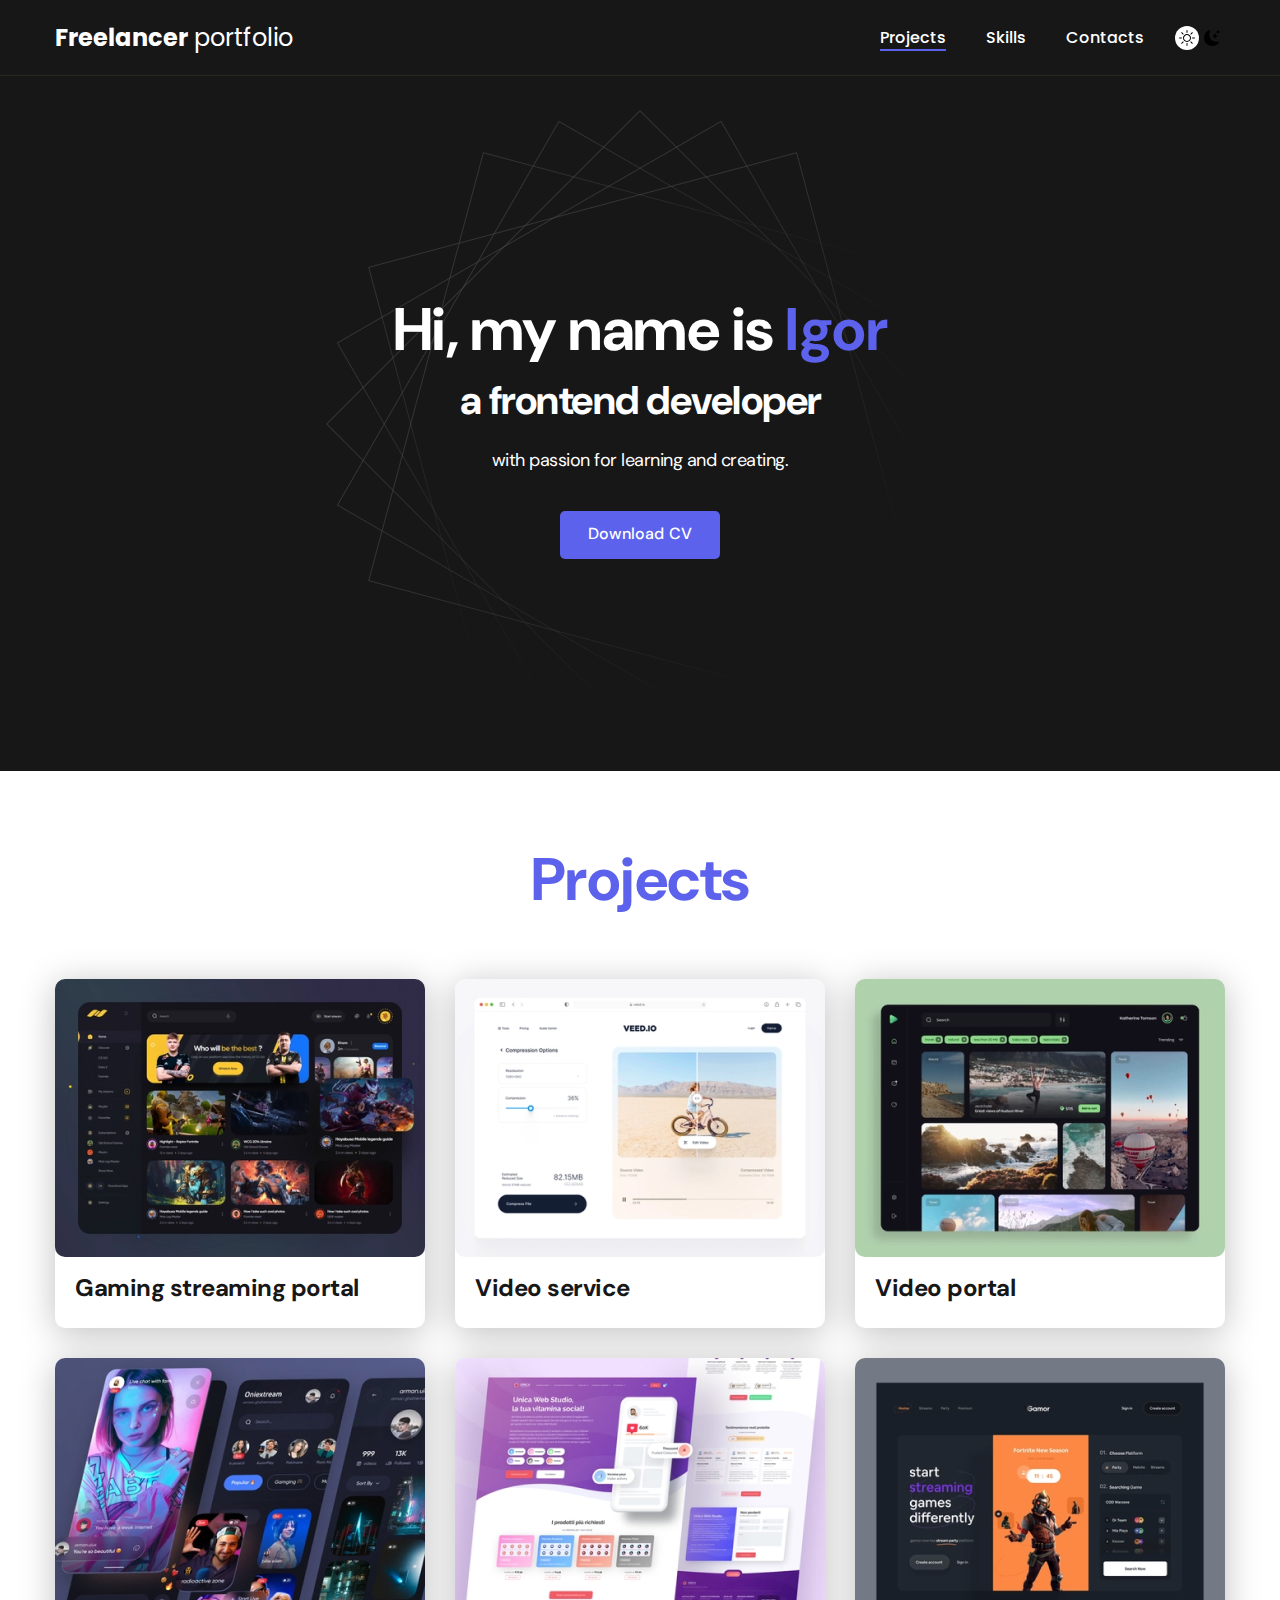
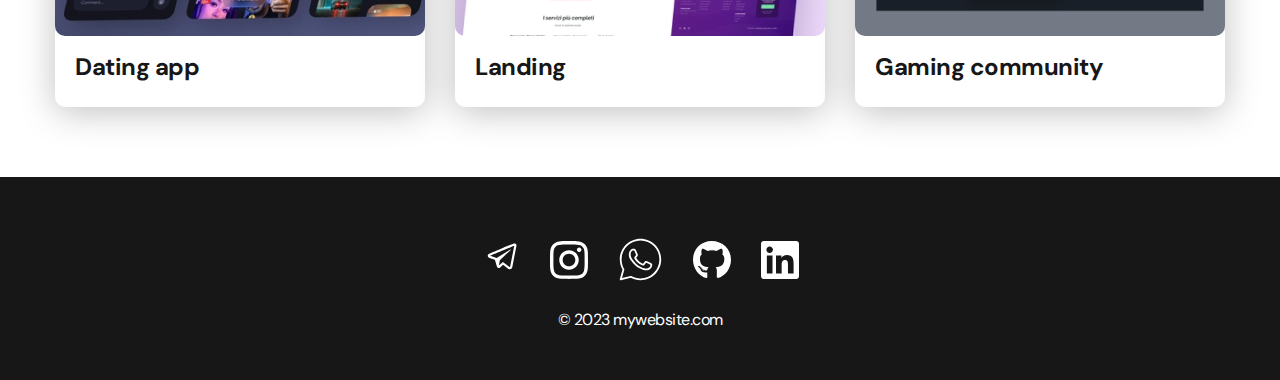
<file: index.html>
<!DOCTYPE html>
<html lang="en">
<head>
    <meta charset="UTF-8">
    <meta http-equiv="X-UA-Compatible" content="IE=edge">
    <meta name="viewport" content="width=device-width, initial-scale=1.0">
    <title>Freelancer Portfolio</title>
    <link rel="stylesheet" href="./css/main.css">
</head>
<body>
    <nav class="nav">
        <div class="container">
            <div class="nav-row">
                <a href="./index.html" class="logo">
                    <strong>Freelancer</strong> portfolio
                </a>

                <button class="dark-mode-btn">
                    <img src="./img/icons/sun.svg" alt="Light mode" class="dark-mode-btn__icon">
                    <img src="./img/icons/moon.svg" alt="Dark mode" class="dark-mode-btn__icon">
                </button>

                <ul class="nav-list">
                    <li class="nav-list__item">
                        <a class="nav-list__link nav-list__link--active" href="./index.html">Projects</a>
                    </li>
                    <li class="nav-list__item">
                        <a class="nav-list__link" href="./skills.html">Skills</a>
                    </li>
                    <li class="nav-list__item">
                        <a class="nav-list__link" href="./contacts.html">Contacts</a>
                    </li>
                </ul>

            </div>
        </div>
    </nav>
    <header class="header">
        <div class="header__wrapper">
            <h1 class="header__title">
                <strong>Hi, my name is <em>Igor</em></strong> 
                <br>a frontend developer
            </h1>
            <div class="header__text">
                <p>with passion for learning and creating.</p>
            </div>
            <a href="#!" class="btn">
                Download CV
            </a>
        </div>
    </header>
    <main class="section">
        <div class="container">
            <h2 class="title-1">Projects</h2>
            <ul class="projects">
                <li class="project">
                    <a href="./project-page1.html">
                        <img src="./img/projects/project1.jpg" alt="projectimage" class="project__img">
                        <h3 class="project__title">Gaming streaming portal</h3>
                    </a>
                </li>
                <li class="project">
                    <a href="./project-page2.html">
                        <img src="./img/projects/project2.jpg" alt="projectimage" class="project__img">
                        <h3 class="project__title">Video service</h3>
                    </a>
                </li>
                <li class="project">
                    <a href="./project-page3.html">
                        <img src="./img/projects/project3.jpg" alt="projectimage" class="project__img">
                        <h3 class="project__title">Video portal</h3>
                    </a>
                </li>
                <li class="project">
                    <a href="./project-page4.html">
                        <img src="./img/projects/project4.jpg" alt="projectimage" class="project__img">
                        <h3 class="project__title">Dating app</h3>
                    </a>

                </li>
                <li class="project">
                    <a href="./project-page5.html">
                        <img src="./img/projects/project5.jpg" alt="projectimage" class="project__img">
                        <h3 class="project__title">Landing</h3>
                    </a>
                </li>
                <li class="project">
                    <a href="./project-page6.html">
                        <img src="./img/projects/project6.jpg" alt="projectimage" class="project__img">
                        <h3 class="project__title">Gaming community</h3>
                    </a>

                </li>
            </ul>
        </div>
    </main>
    <footer class="footer">
        <div class="container">
            <div class="footer__wrapper">
                <ul class="social">
                    <li class="social__item">
                        <a href="https://t.me/xXx_oOo_XxX_OoO"><img src="./img/icons/telegram.svg" alt="link"></a>
                    </li>
                    <li class="social__item">
                        <a href="https://instagram.com/ihol_holinko?igshid=NTc4MTIwNjQ2YQ=="><img src="./img/icons/instagram.svg" alt="link"></a>
                    </li>
                    <li class="social__item">
                        <a href="https://wa.me/491605716503"><img src="./img/icons/whatsapp.svg" alt="link"></a>
                    </li>
                    <li class="social__item">
                        <a href="http://github.com/IhorHolinko"><img src="./img/icons/gitHub.svg" alt="link"></a>
                    </li>
                    <li class="social__item">
                        <a href="http://linkedin.com/in/igor-golinko-aa3759257"><img src="./img/icons/linkedIn.svg" alt="link"></a>
                    </li>
                </ul>
                <div class="copyright">
                    <p>© 2023 mywebsite.com</p>
                </div>
            </div>
        </div>
    </footer>

    <script src="./js/main.js"></script>
</body>
</html>
</file>
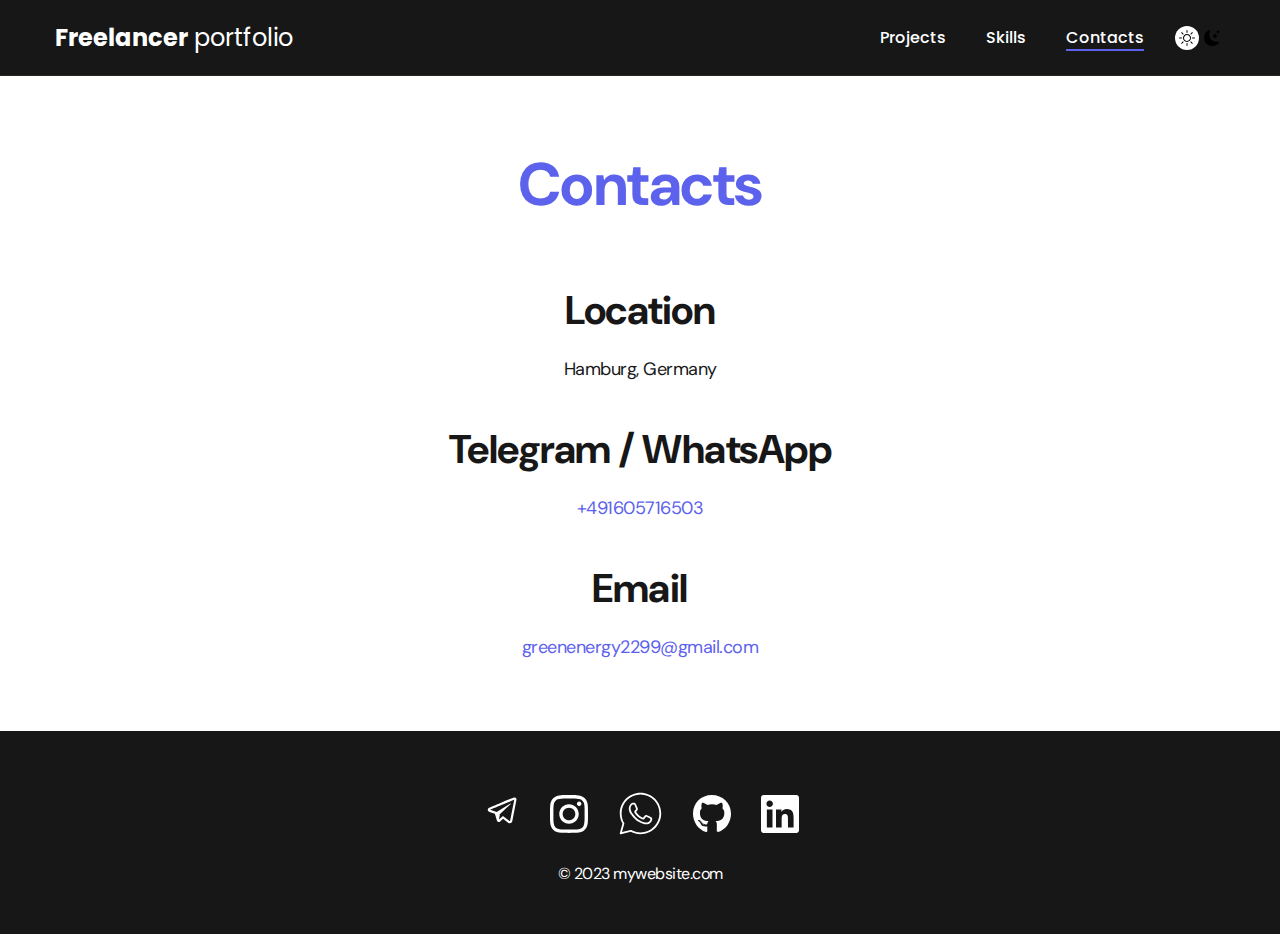
<file: contacts.html>
<!DOCTYPE html>
<html lang="en">
<head>
    <meta charset="UTF-8">
    <meta http-equiv="X-UA-Compatible" content="IE=edge">
    <meta name="viewport" content="width=device-width, initial-scale=1.0">
    <title>Freelancer Portfolio</title>
    <link rel="stylesheet" href="./css/main.css">
</head>
<body>
    <nav class="nav">
        <div class="container">
            <div class="nav-row">
                <a href="./index.html" class="logo">
                    <strong>Freelancer</strong> portfolio
                </a>
                <button class="dark-mode-btn">
                    <img src="./img/icons/sun.svg" alt="Light mode" class="dark-mode-btn__icon">
                    <img src="./img/icons/moon.svg" alt="Dark mode" class="dark-mode-btn__icon">
                </button>
                <ul class="nav-list">
                    <li class="nav-list__item">
                        <a class="nav-list__link" href="./index.html">Projects</a>
                    </li>
                    <li class="nav-list__item">
                        <a class="nav-list__link" href="./skills.html">Skills</a>
                    </li>
                    <li class="nav-list__item">
                        <a class="nav-list__link nav-list__link--active" href="./contacts.html">Contacts</a>
                    </li>
                </ul>

            </div>
        </div>
    </nav>
    <main class="section">
        <div class="container">
            <h1 class="title-1">Contacts</h1>
            <ul class="content-list">
                <li class="content-list__item">
                    <h2 class="title-2">Location</h2>
                    <p>Hamburg, Germany
                    </p>
                </li>
                <li class="content-list__item">
                    <h2 class="title-2">Telegram / WhatsApp</h2>
                    <p> <a href="tel:+491605716503">+491605716503</a></p>   
                </li>
                <li class="content-list__item">
                    
                    <h2 class="title-2">Email</h2>
                    <p> <a href="mailto:greenenergy2299@gmail.com">greenenergy2299@gmail.com</a></p>   
                </li>
            </ul>
        </div>
    </main>
    <footer class="footer">
        <div class="container">
            <div class="footer__wrapper">
                <ul class="social">
                    <li class="social__item">
                        <a href="https://t.me/xXx_oOo_XxX_OoO"><img src="./img/icons/telegram.svg" alt="link"></a>
                    </li>
                    <li class="social__item">
                        <a href="https://instagram.com/ihol_holinko?igshid=NTc4MTIwNjQ2YQ=="><img src="./img/icons/instagram.svg" alt="link"></a>
                    </li>
                    <li class="social__item">
                        <a href="https://wa.me/491605716503"><img src="./img/icons/whatsapp.svg" alt="link"></a>
                    </li>
                    <li class="social__item">
                        <a href="http://github.com/IhorHolinko"><img src="./img/icons/gitHub.svg" alt="link"></a>
                    </li>
                    <li class="social__item">
                        <a href="http://linkedin.com/in/igor-golinko-aa3759257"><img src="./img/icons/linkedIn.svg" alt="link"></a>
                    </li>
                </ul>
                <div class="copyright">
                    <p>© 2023 mywebsite.com</p>
                </div>
            </div>
        </div>
    </footer>
    <script src="./js/main.js"></script>
</body>
</html>
</file>
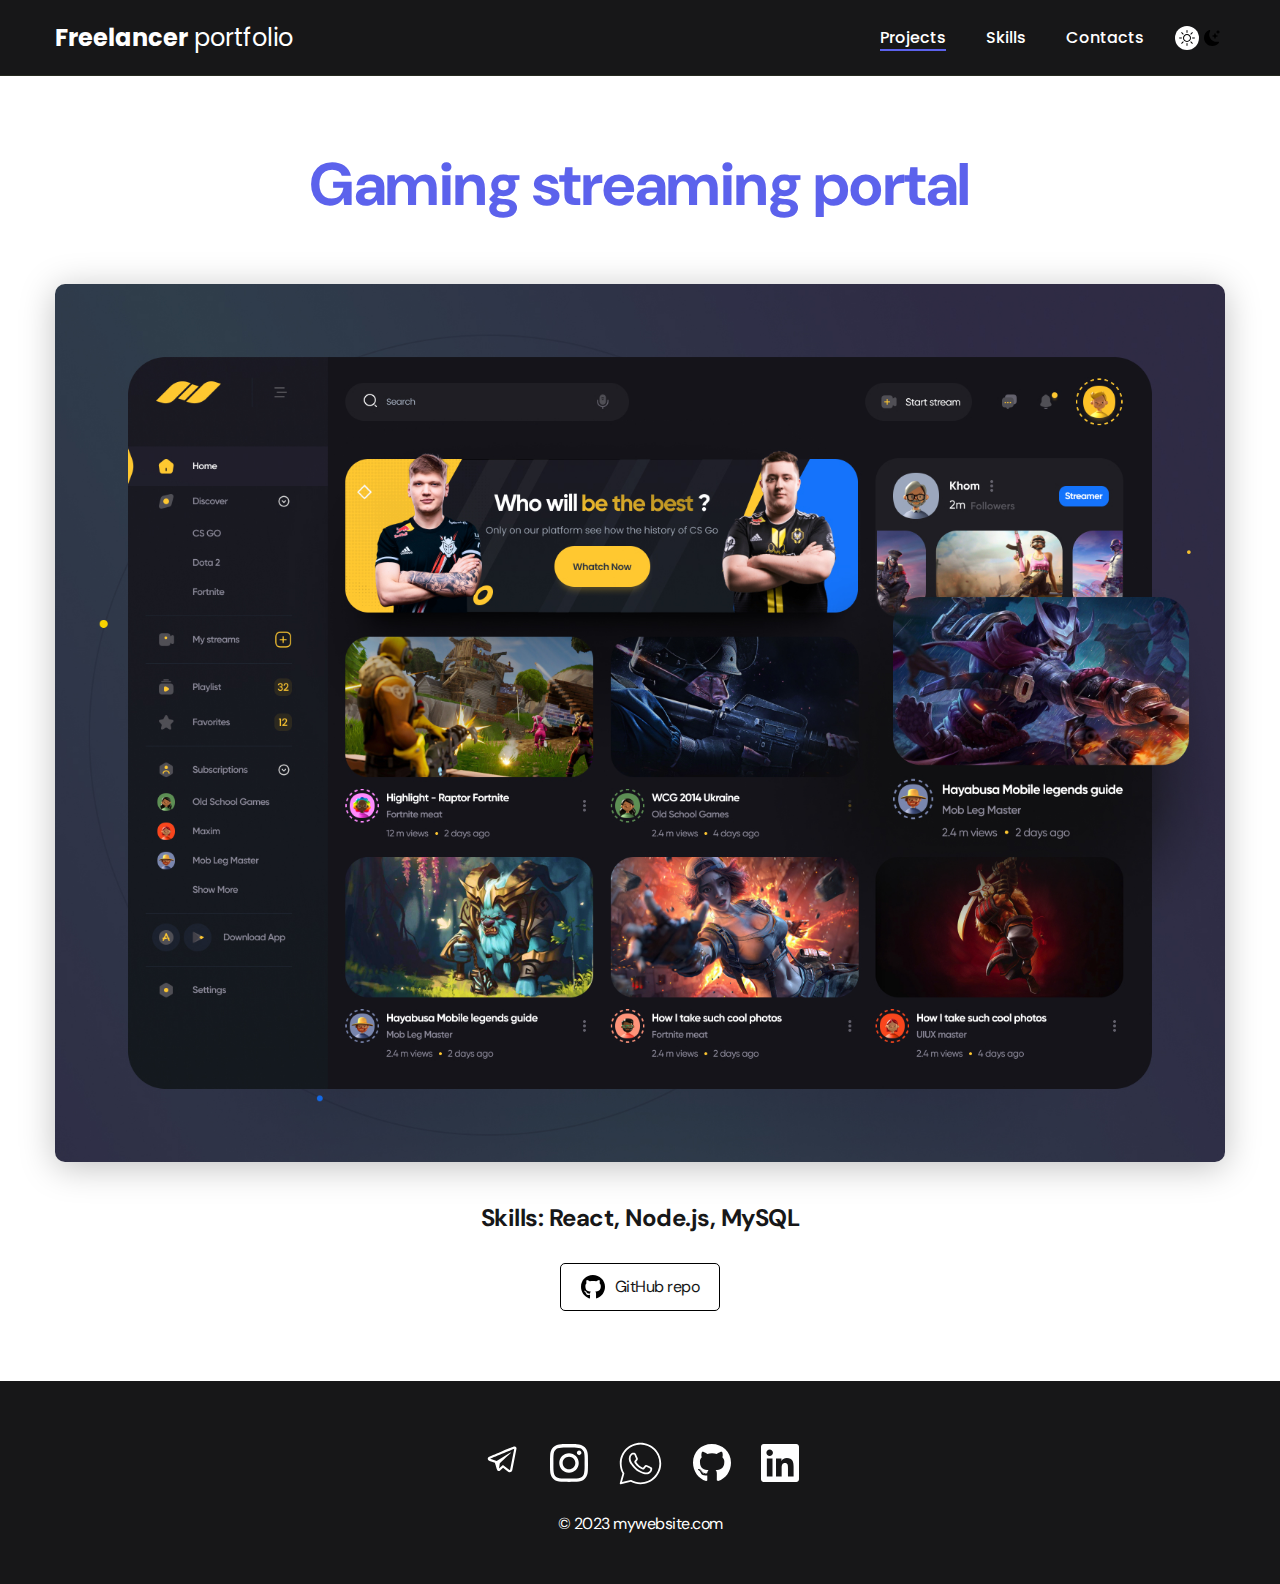
<file: project-page1.html>
<!DOCTYPE html>
<html lang="en">
<head>
    <meta charset="UTF-8">
    <meta http-equiv="X-UA-Compatible" content="IE=edge">
    <meta name="viewport" content="width=device-width, initial-scale=1.0">
    <title>Freelancer Portfolio</title>
    <link rel="stylesheet" href="./css/main.css">
</head>
<body>
    <nav class="nav">
        <div class="container">
            <div class="nav-row">
                <a href="./index.html" class="logo">
                    <strong>Freelancer</strong> portfolio
                </a>
                <button class="dark-mode-btn">
                    <img src="./img/icons/sun.svg" alt="Light mode" class="dark-mode-btn__icon">
                    <img src="./img/icons/moon.svg" alt="Dark mode" class="dark-mode-btn__icon">
                </button>
                <ul class="nav-list">
                    <li class="nav-list__item">
                        <a class="nav-list__link nav-list__link--active" href="./index.html">Projects</a>
                    </li>
                    <li class="nav-list__item">
                        <a class="nav-list__link" href="./skills.html">Skills</a>
                    </li>
                    <li class="nav-list__item">
                        <a class="nav-list__link" href="./contacts.html">Contacts</a>
                    </li>
                </ul>

            </div>
        </div>
    </nav>
    <main class="section">
        <div class="container">
            <div class="project-details">
                <h1 class="title-1">Gaming streaming portal</h1>
                <img src="./img/projects/01-big.jpg" alt="project" class="project-details__cover">
                <div class="project-details__descr">
                    Skills: React, Node.js, MySQL
                </div>
                <a href="http://github.com/IhorHolinko" class="btn-outline">
                    <img src="./img/icons/gitHubDark.svg" alt="gitHub">
                    GitHub repo
                </a>
            </div>  
        </div>
    </main>
    <footer class="footer">
        <div class="container">
            <div class="footer__wrapper">
                <ul class="social">
                    <li class="social__item">
                        <a href="https://t.me/xXx_oOo_XxX_OoO"><img src="./img/icons/telegram.svg" alt="link"></a>
                    </li>
                    <li class="social__item">
                        <a href="https://instagram.com/ihol_holinko?igshid=NTc4MTIwNjQ2YQ=="><img src="./img/icons/instagram.svg" alt="link"></a>
                    </li>
                    <li class="social__item">
                        <a href="https://wa.me/491605716503"><img src="./img/icons/whatsapp.svg" alt="link"></a>
                    </li>
                    <li class="social__item">
                        <a href="http://github.com/IhorHolinko"><img src="./img/icons/gitHub.svg" alt="link"></a>
                    </li>
                    <li class="social__item">
                        <a href="http://linkedin.com/in/igor-golinko-aa3759257"><img src="./img/icons/linkedIn.svg" alt="link"></a>
                    </li>
                </ul>
                <div class="copyright">
                    <p>© 2023 mywebsite.com</p>
                </div>
            </div>
        </div>
    </footer>
    <script src="./js/main.js"></script>
</body>
</html>
</file>
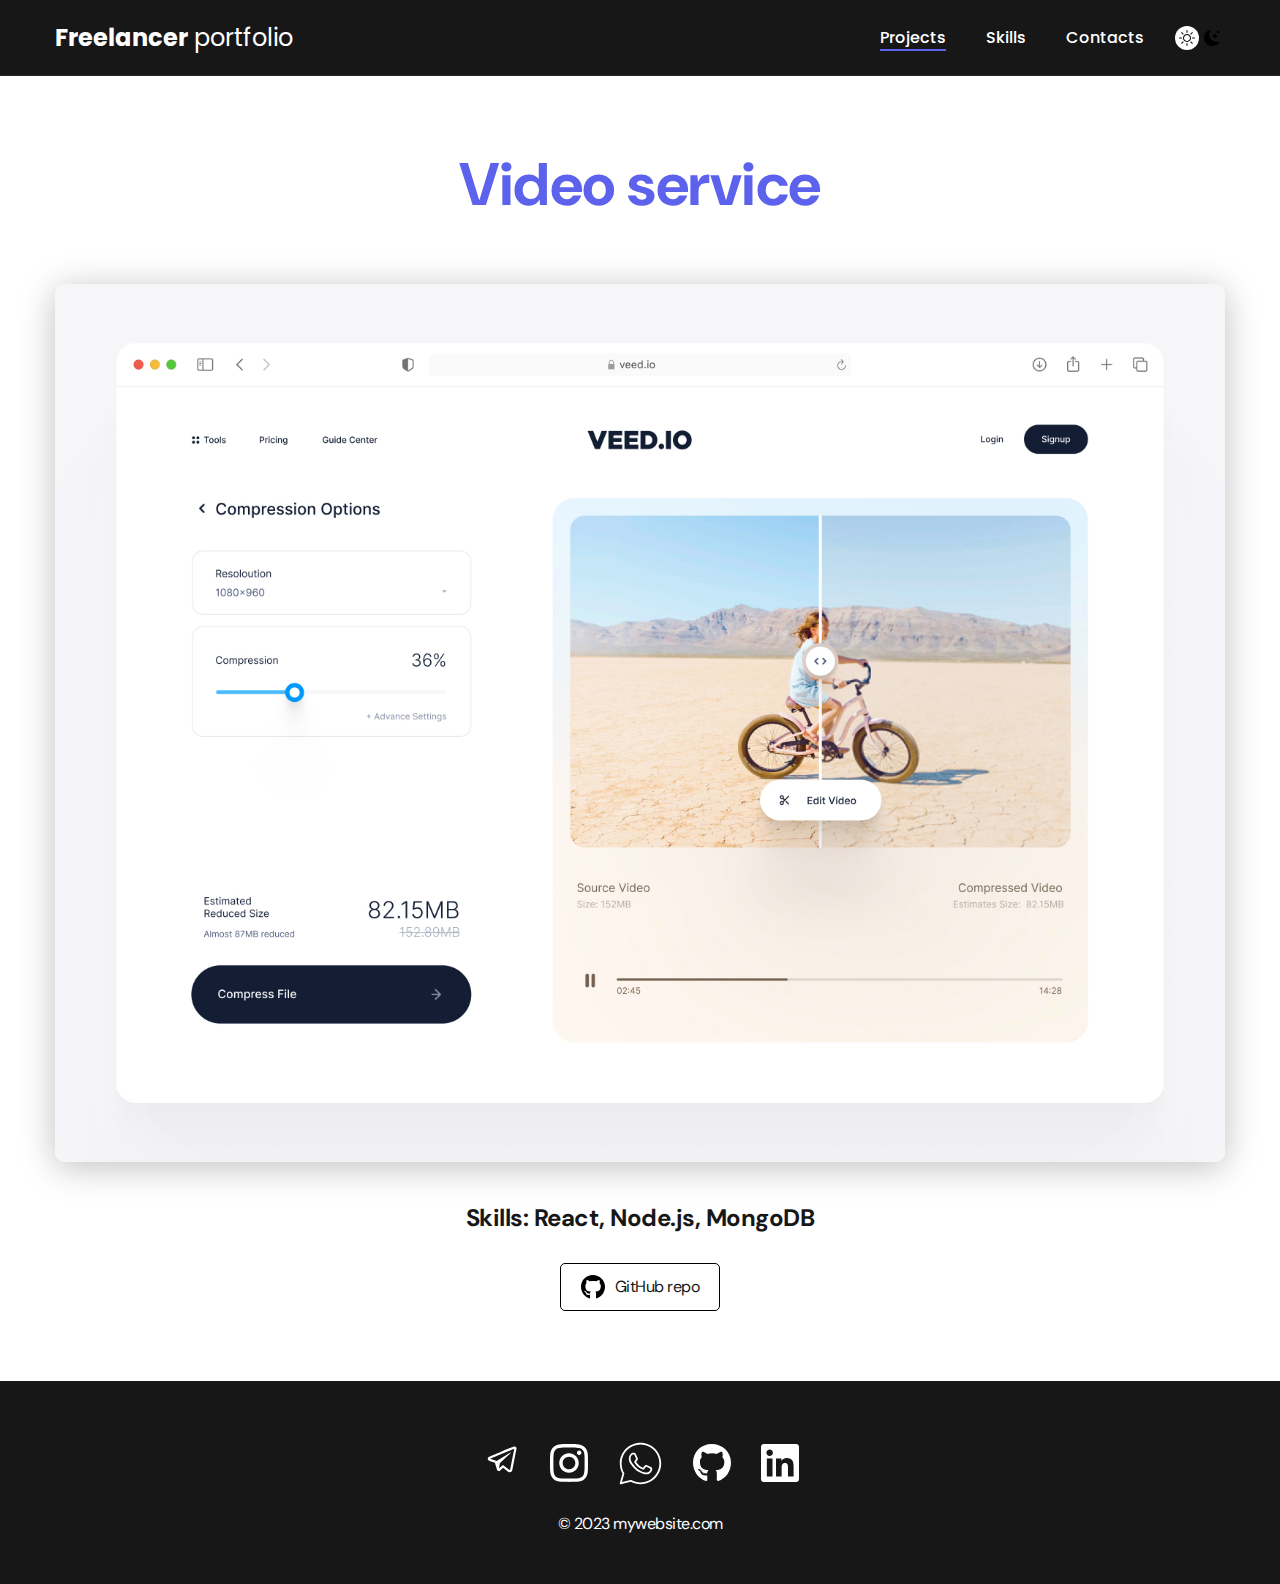
<file: project-page2.html>
<!DOCTYPE html>
<html lang="en">
<head>
    <meta charset="UTF-8">
    <meta http-equiv="X-UA-Compatible" content="IE=edge">
    <meta name="viewport" content="width=device-width, initial-scale=1.0">
    <title>Freelancer Portfolio</title>
    <link rel="stylesheet" href="./css/main.css">
</head>
<body>
    <nav class="nav">
        <div class="container">
            <div class="nav-row">
                <a href="./index.html" class="logo">
                    <strong>Freelancer</strong> portfolio
                </a>
                <button class="dark-mode-btn">
                    <img src="./img/icons/sun.svg" alt="Light mode" class="dark-mode-btn__icon">
                    <img src="./img/icons/moon.svg" alt="Dark mode" class="dark-mode-btn__icon">
                </button>
                <ul class="nav-list">
                    <li class="nav-list__item">
                        <a class="nav-list__link nav-list__link--active" href="./index.html">Projects</a>
                    </li>
                    <li class="nav-list__item">
                        <a class="nav-list__link" href="./skills.html">Skills</a>
                    </li>
                    <li class="nav-list__item">
                        <a class="nav-list__link" href="./contacts.html">Contacts</a>
                    </li>
                </ul>

            </div>
        </div>
    </nav>
    <main class="section">
        <div class="container">
            <div class="project-details">
                <h1 class="title-1">Video service</h1>
                <img src="./img/projects/02-big.jpg" alt="project" class="project-details__cover">
                <div class="project-details__descr">
                    Skills: React, Node.js, MongoDB
                </div>
                <a href="http://github.com/IhorHolinko" class="btn-outline">
                    <img src="./img/icons/gitHubDark.svg" alt="gitHub">
                    GitHub repo
                </a>
            </div>            
        </div>
    </main>
    <footer class="footer">
        <div class="container">
            <div class="footer__wrapper">
                <ul class="social">
                    <li class="social__item">
                        <a href="https://t.me/xXx_oOo_XxX_OoO"><img src="./img/icons/telegram.svg" alt="link"></a>
                    </li>
                    <li class="social__item">
                        <a href="https://instagram.com/ihol_holinko?igshid=NTc4MTIwNjQ2YQ=="><img src="./img/icons/instagram.svg" alt="link"></a>
                    </li>
                    <li class="social__item">
                        <a href="https://wa.me/491605716503"><img src="./img/icons/whatsapp.svg" alt="link"></a>
                    </li>
                    <li class="social__item">
                        <a href="http://github.com/IhorHolinko"><img src="./img/icons/gitHub.svg" alt="link"></a>
                    </li>
                    <li class="social__item">
                        <a href="http://linkedin.com/in/igor-golinko-aa3759257"><img src="./img/icons/linkedIn.svg" alt="link"></a>
                    </li>
                </ul>
                <div class="copyright">
                    <p>© 2023 mywebsite.com</p>
                </div>
            </div>
        </div>
    </footer>
    <script src="./js/main.js"></script>
</body>
</html>
</file>
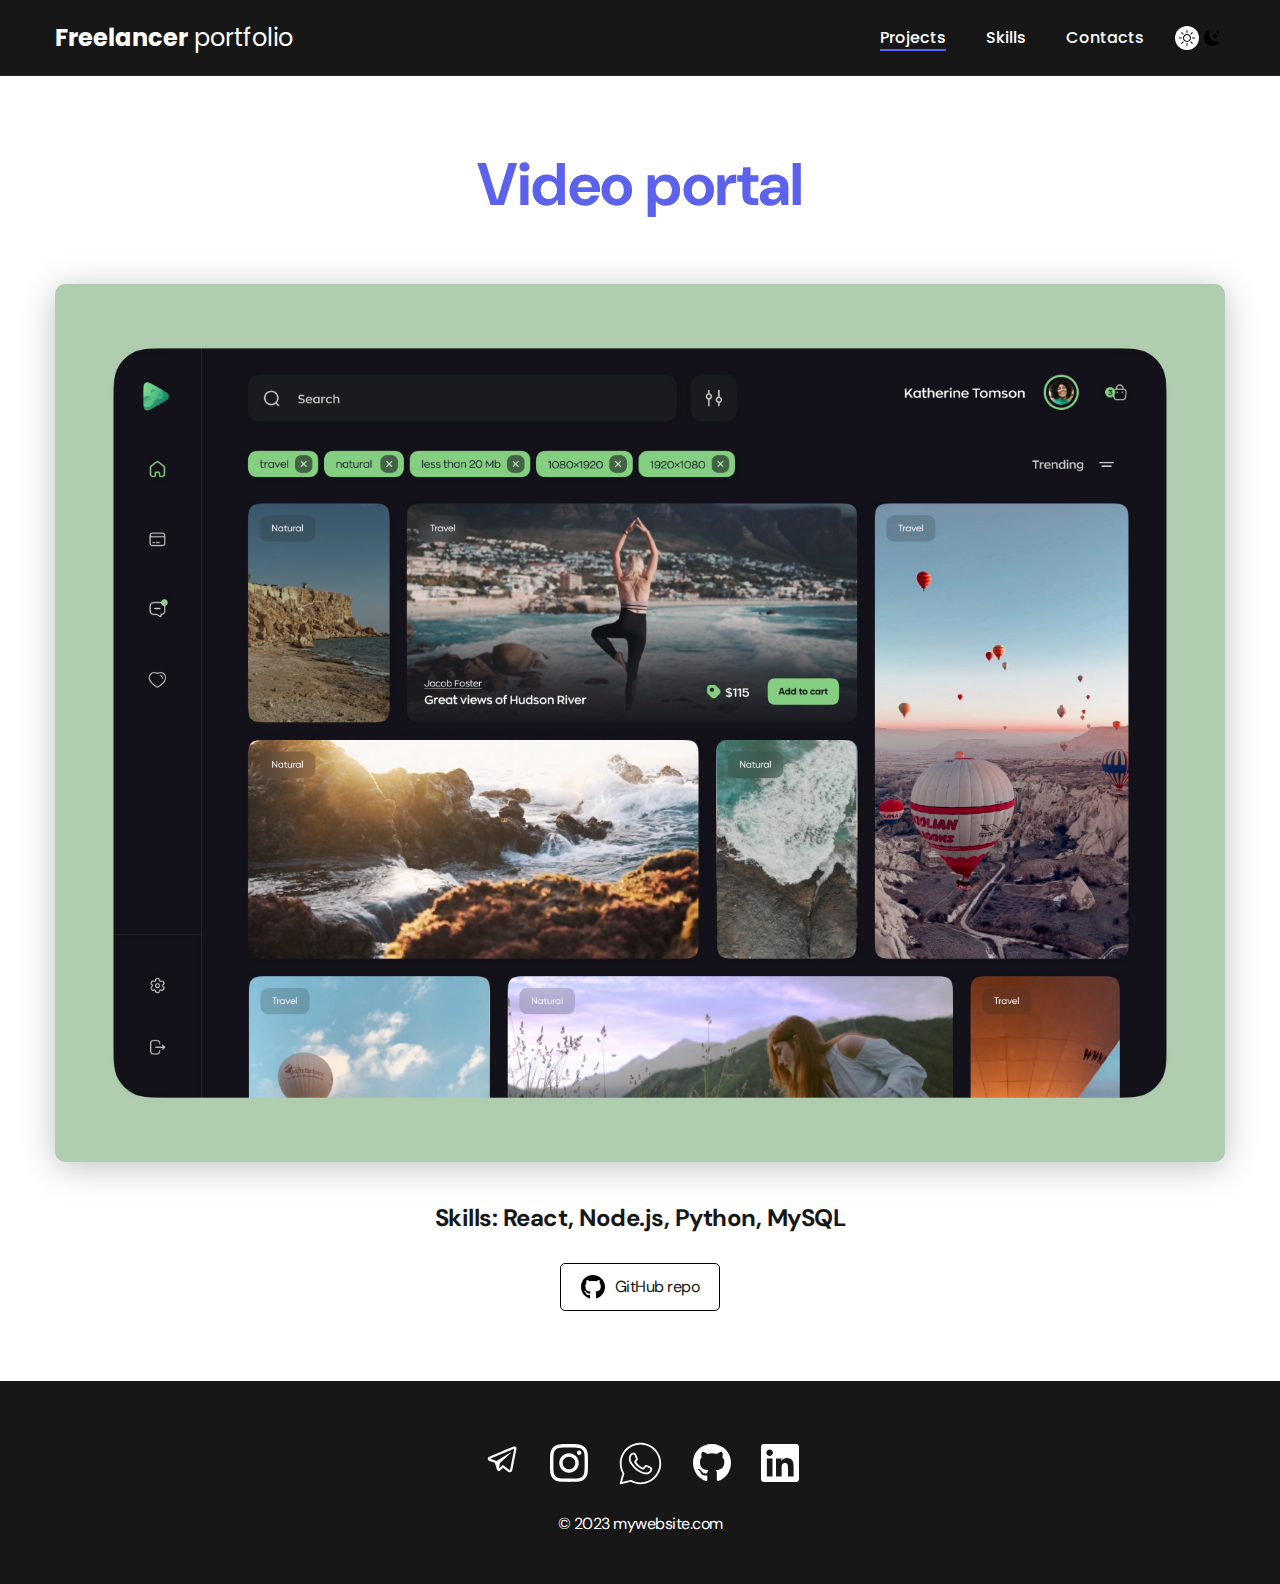
<file: project-page3.html>
<!DOCTYPE html>
<html lang="en">
<head>
    <meta charset="UTF-8">
    <meta http-equiv="X-UA-Compatible" content="IE=edge">
    <meta name="viewport" content="width=device-width, initial-scale=1.0">
    <title>Freelancer Portfolio</title>
    <link rel="stylesheet" href="./css/main.css">
</head>
<body>
    <nav class="nav">
        <div class="container">
            <div class="nav-row">
                <a href="./index.html" class="logo">
                    <strong>Freelancer</strong> portfolio
                </a>
                <button class="dark-mode-btn">
                    <img src="./img/icons/sun.svg" alt="Light mode" class="dark-mode-btn__icon">
                    <img src="./img/icons/moon.svg" alt="Dark mode" class="dark-mode-btn__icon">
                </button>
                <ul class="nav-list">
                    <li class="nav-list__item">
                        <a class="nav-list__link nav-list__link--active" href="./index.html">Projects</a>
                    </li>
                    <li class="nav-list__item">
                        <a class="nav-list__link" href="./skills.html">Skills</a>
                    </li>
                    <li class="nav-list__item">
                        <a class="nav-list__link" href="./contacts.html">Contacts</a>
                    </li>
                </ul>

            </div>
        </div>
    </nav>
    <main class="section">
        <div class="container">
            <div class="project-details">
                <h1 class="title-1">Video portal</h1>
                <img src="./img/projects/03-big.jpg" alt="project" class="project-details__cover">
                <div class="project-details__descr">
                    Skills: React, Node.js, Python, MySQL
                </div>
                <a href="http://github.com/IhorHolinko" class="btn-outline">
                    <img src="./img/icons/gitHubDark.svg" alt="gitHub">
                    GitHub repo
                </a>
            </div>  
        </div>
    </main>
    <footer class="footer">
        <div class="container">
            <div class="footer__wrapper">
                <ul class="social">
                    <li class="social__item">
                        <a href="https://t.me/xXx_oOo_XxX_OoO"><img src="./img/icons/telegram.svg" alt="link"></a>
                    </li>
                    <li class="social__item">
                        <a href="https://instagram.com/ihol_holinko?igshid=NTc4MTIwNjQ2YQ=="><img src="./img/icons/instagram.svg" alt="link"></a>
                    </li>
                    <li class="social__item">
                        <a href="https://wa.me/491605716503"><img src="./img/icons/whatsapp.svg" alt="link"></a>
                    </li>
                    <li class="social__item">
                        <a href="http://github.com/IhorHolinko"><img src="./img/icons/gitHub.svg" alt="link"></a>
                    </li>
                    <li class="social__item">
                        <a href="http://linkedin.com/in/igor-golinko-aa3759257"><img src="./img/icons/linkedIn.svg" alt="link"></a>
                    </li>
                </ul>
                <div class="copyright">
                    <p>© 2023 mywebsite.com</p>
                </div>
            </div>
        </div>
    </footer>
    <script src="./js/main.js"></script>
</body>
</html>
</file>
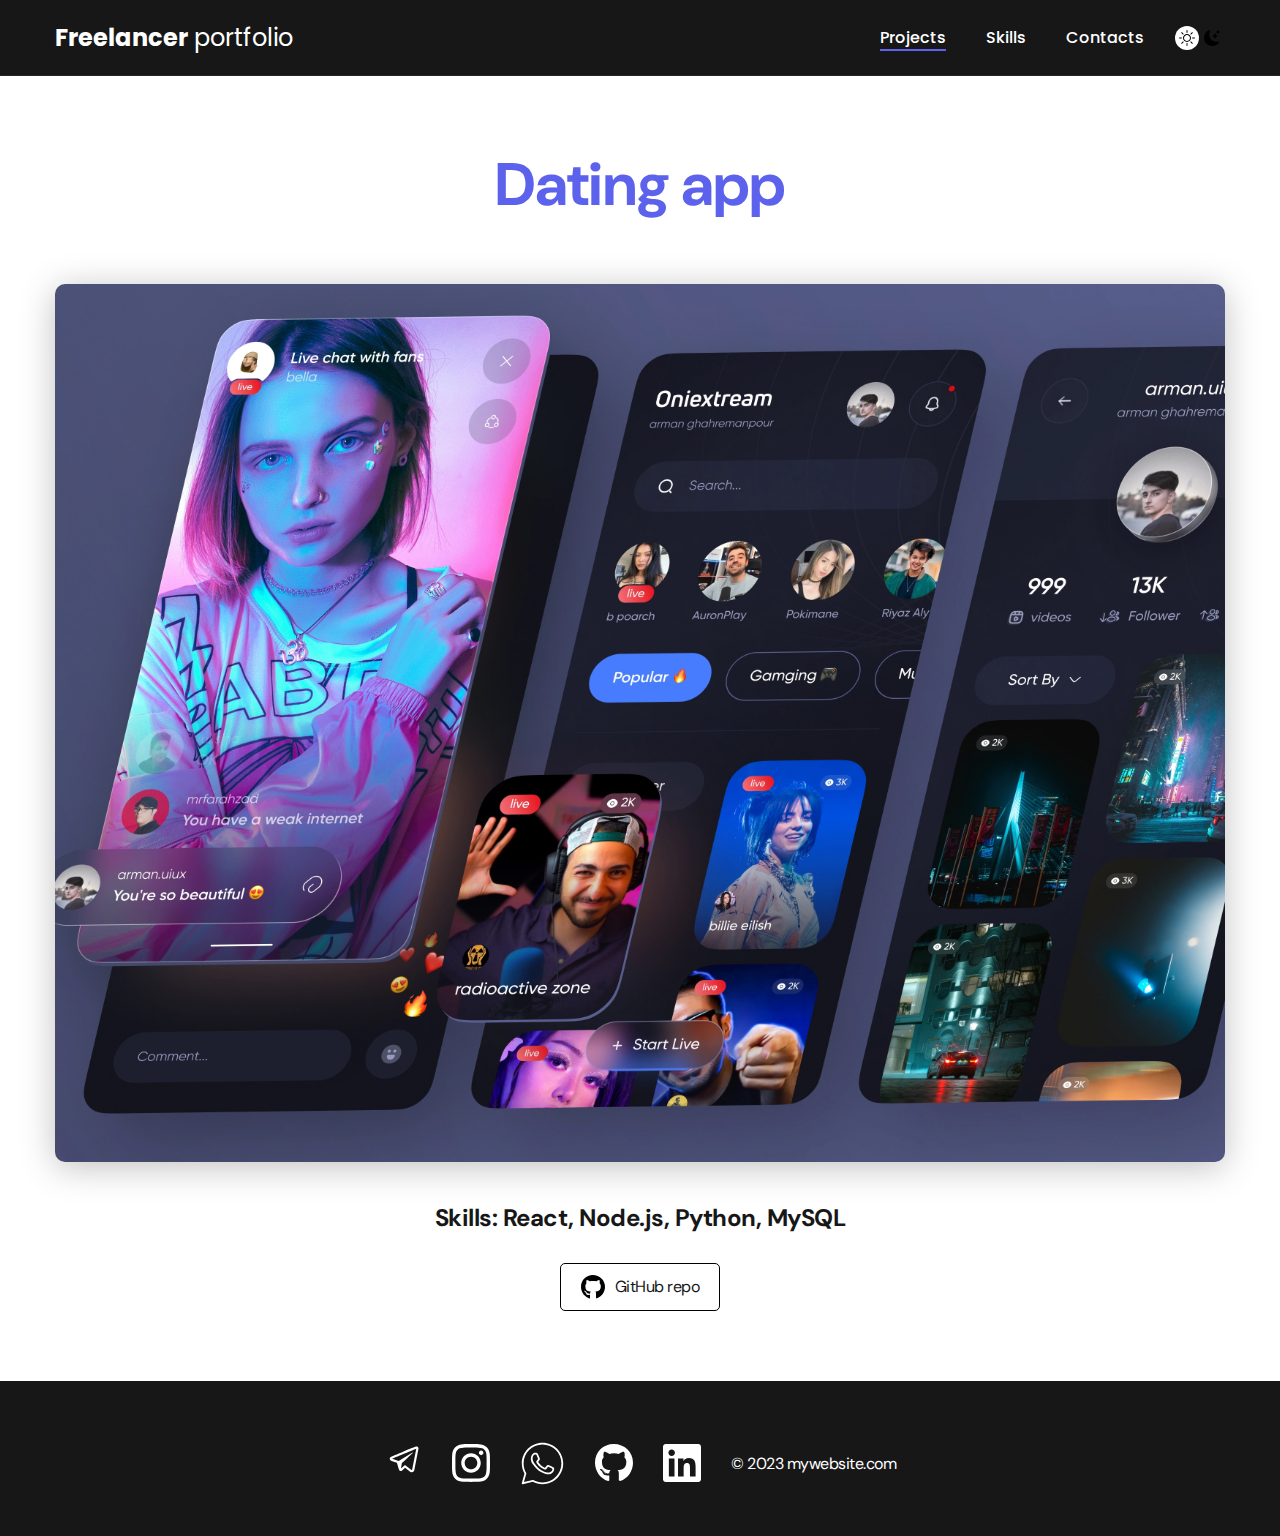
<file: project-page4.html>
<!DOCTYPE html>
<html lang="en">
<head>
    <meta charset="UTF-8">
    <meta http-equiv="X-UA-Compatible" content="IE=edge">
    <meta name="viewport" content="width=device-width, initial-scale=1.0">
    <title>Freelancer Portfolio</title>
    <link rel="stylesheet" href="./css/main.css">
</head>
<body>
    <nav class="nav">
        <div class="container">
            <div class="nav-row">
                <a href="./index.html" class="logo">
                    <strong>Freelancer</strong> portfolio
                </a>
                <button class="dark-mode-btn">
                    <img src="./img/icons/sun.svg" alt="Light mode" class="dark-mode-btn__icon">
                    <img src="./img/icons/moon.svg" alt="Dark mode" class="dark-mode-btn__icon">
                </button>
                <ul class="nav-list">
                    <li class="nav-list__item">
                        <a class="nav-list__link nav-list__link--active" href="./index.html">Projects</a>
                    </li>
                    <li class="nav-list__item">
                        <a class="nav-list__link" href="./skills.html">Skills</a>
                    </li>
                    <li class="nav-list__item">
                        <a class="nav-list__link" href="./contacts.html">Contacts</a>
                    </li>
                </ul>

            </div>
        </div>
    </nav>
    <main class="section">
        <div class="container">
            <div class="project-details">
                <h1 class="title-1">Dating app</h1>
                <img src="./img/projects/04-big.jpg" alt="project" class="project-details__cover">
                <div class="project-details__descr">
                    Skills: React, Node.js, Python, MySQL
                </div>
                <a href="http://github.com/IhorHolinko" class="btn-outline">
                    <img src="./img/icons/gitHubDark.svg" alt="gitHub">
                    GitHub repo
                </a>
            </div>  
        </div>
    </main>
    <footer class="footer">
        <div class="container">
            <div class="footer__wrapper">
                <ul class="social">
                    <li class="social__item">
                        <a href="https://t.me/xXx_oOo_XxX_OoO"><img src="./img/icons/telegram.svg" alt="link"></a>
                    </li>
                    <li class="social__item">
                        <a href="https://instagram.com/ihol_holinko?igshid=NTc4MTIwNjQ2YQ=="><img src="./img/icons/instagram.svg" alt="link"></a>
                    </li>
                    <li class="social__item">
                        <a href="https://wa.me/491605716503"><img src="./img/icons/whatsapp.svg" alt="link"></a>
                    </li>
                    <li class="social__item">
                        <a href="http://github.com/IhorHolinko"><img src="./img/icons/gitHub.svg" alt="link"></a>
                    </li>
                    <li class="social__item">
                        <a href="http://linkedin.com/in/igor-golinko-aa3759257"><img src="./img/icons/linkedIn.svg" alt="link"></a>
                    </li>
                <div class="copyright">
                    <p>© 2023 mywebsite.com</p>
                </div>
            </div>
        </div>
    </footer>
    <script src="./js/main.js"></script>
</body>
</html>
</file>
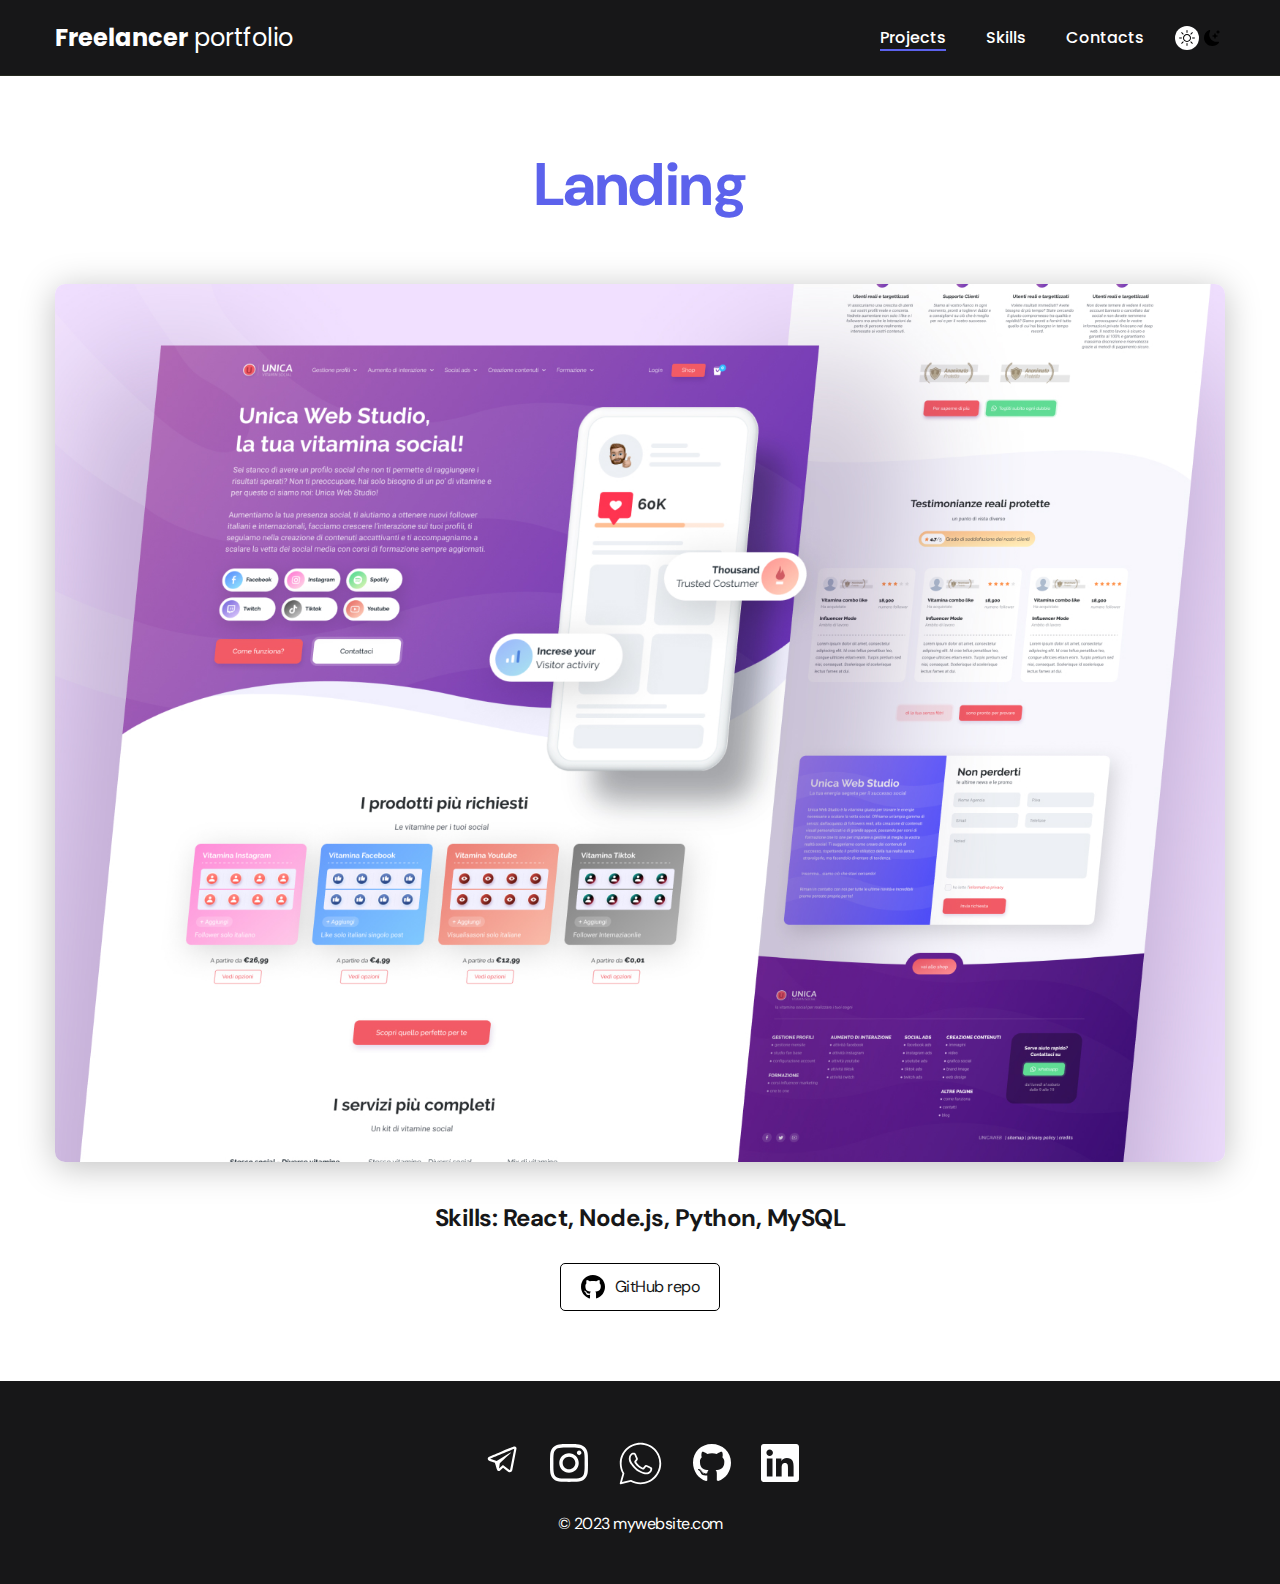
<file: project-page5.html>
<!DOCTYPE html>
<html lang="en">
<head>
    <meta charset="UTF-8">
    <meta http-equiv="X-UA-Compatible" content="IE=edge">
    <meta name="viewport" content="width=device-width, initial-scale=1.0">
    <title>Freelancer Portfolio</title>
    <link rel="stylesheet" href="./css/main.css">
</head>
<body>
    <nav class="nav">
        <div class="container">
            <div class="nav-row">
                <a href="./index.html" class="logo">
                    <strong>Freelancer</strong> portfolio
                </a>
                <button class="dark-mode-btn">
                    <img src="./img/icons/sun.svg" alt="Light mode" class="dark-mode-btn__icon">
                    <img src="./img/icons/moon.svg" alt="Dark mode" class="dark-mode-btn__icon">
                </button>
                <ul class="nav-list">
                    <li class="nav-list__item">
                        <a class="nav-list__link nav-list__link--active" href="./index.html">Projects</a>
                    </li>
                    <li class="nav-list__item">
                        <a class="nav-list__link" href="./skills.html">Skills</a>
                    </li>
                    <li class="nav-list__item">
                        <a class="nav-list__link" href="./contacts.html">Contacts</a>
                    </li>
                </ul>

            </div>
        </div>
    </nav>
    <main class="section">
        <div class="container">
            <div class="project-details">
                <h1 class="title-1">Landing</h1>
                <img src="./img/projects/05-big.jpg" alt="project" class="project-details__cover">
                <div class="project-details__descr">
                    Skills: React, Node.js, Python, MySQL
                </div>
                <a href="http://github.com/IhorHolinko" class="btn-outline">
                    <img src="./img/icons/gitHubDark.svg" alt="gitHub">
                    GitHub repo
                </a>
            </div>  
        </div>
    </main>
    <footer class="footer">
        <div class="container">
            <div class="footer__wrapper">
                <ul class="social">
                    <li class="social__item">
                        <a href="https://t.me/xXx_oOo_XxX_OoO"><img src="./img/icons/telegram.svg" alt="link"></a>
                    </li>
                    <li class="social__item">
                        <a href="https://instagram.com/ihol_holinko?igshid=NTc4MTIwNjQ2YQ=="><img src="./img/icons/instagram.svg" alt="link"></a>
                    </li>
                    <li class="social__item">
                        <a href="https://wa.me/491605716503"><img src="./img/icons/whatsapp.svg" alt="link"></a>
                    </li>
                    <li class="social__item">
                        <a href="http://github.com/IhorHolinko"><img src="./img/icons/gitHub.svg" alt="link"></a>
                    </li>
                    <li class="social__item">
                        <a href="http://linkedin.com/in/igor-golinko-aa3759257"><img src="./img/icons/linkedIn.svg" alt="link"></a>
                    </li>
                </ul>
                <div class="copyright">
                    <p>© 2023 mywebsite.com</p>
                </div>
            </div>
        </div>
    </footer>
    <script src="./js/main.js"></script>
</body>
</html>
</file>
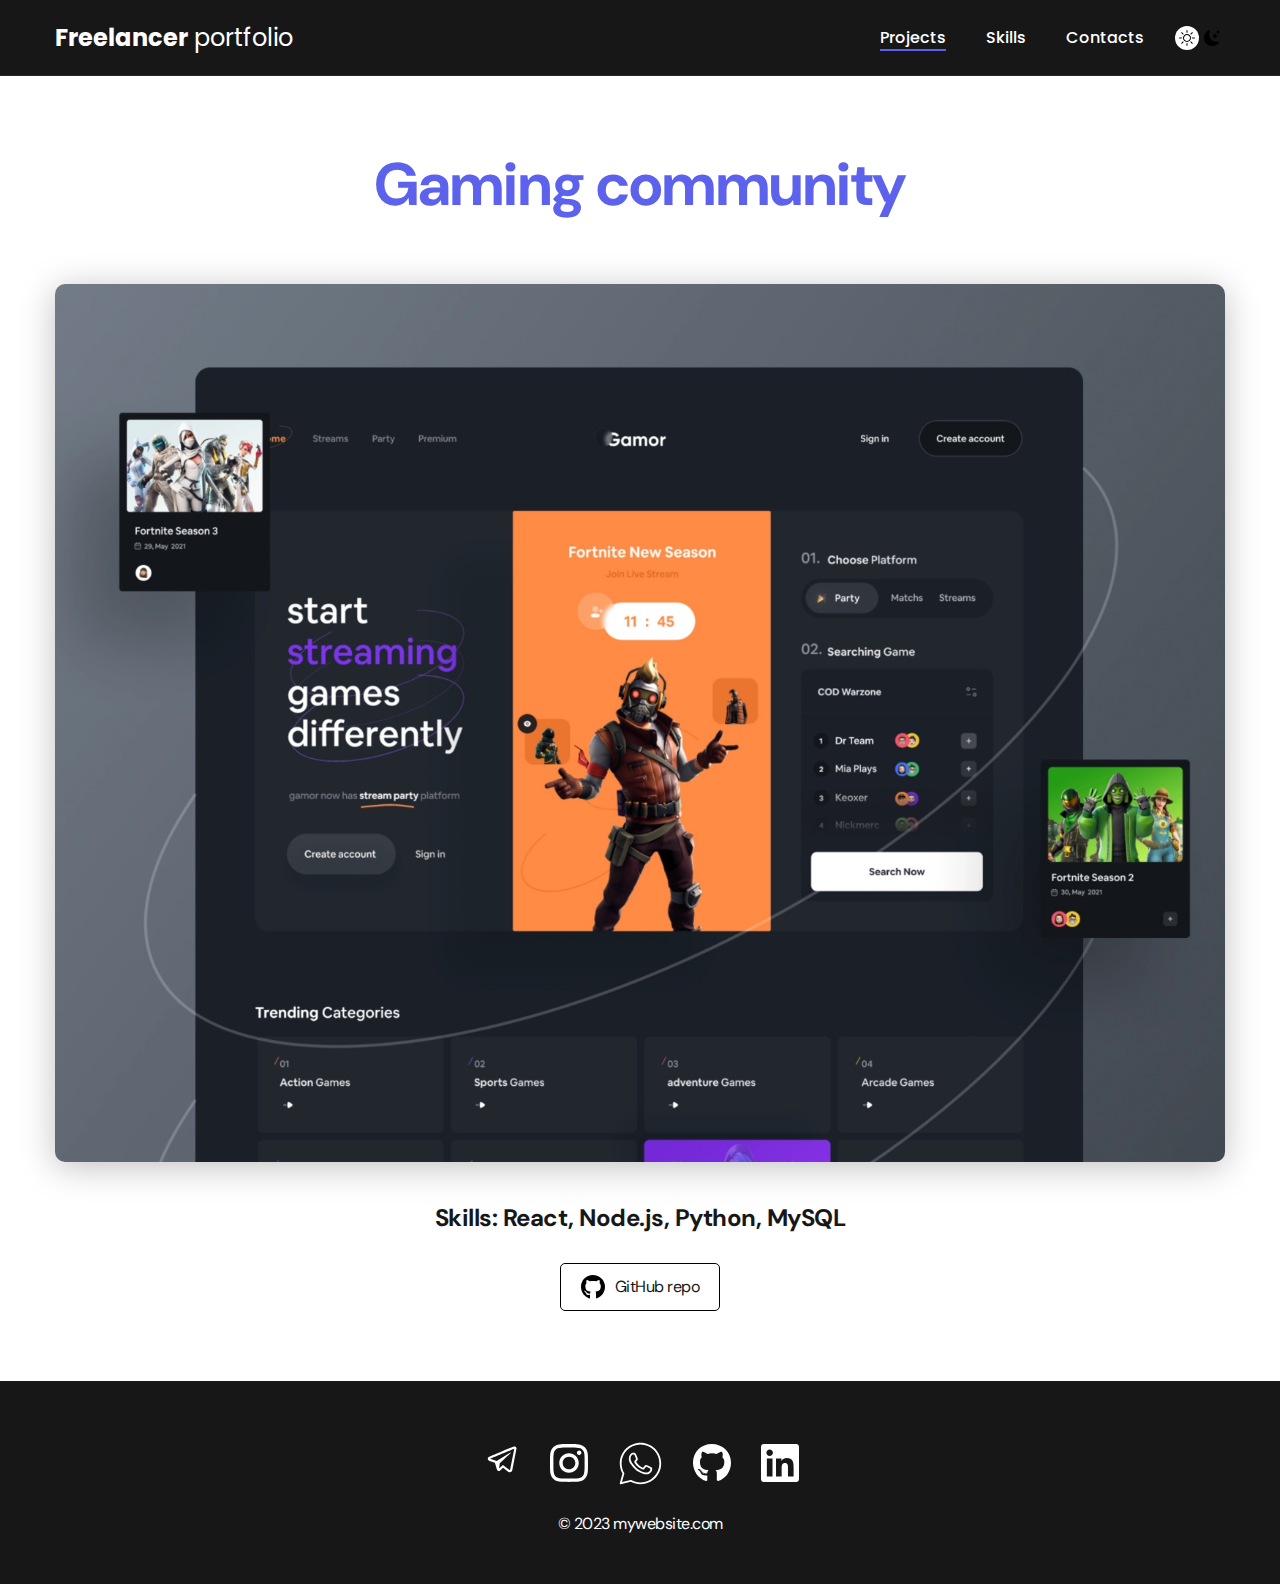
<file: project-page6.html>
<!DOCTYPE html>
<html lang="en">
<head>
    <meta charset="UTF-8">
    <meta http-equiv="X-UA-Compatible" content="IE=edge">
    <meta name="viewport" content="width=device-width, initial-scale=1.0">
    <title>Freelancer Portfolio</title>
    <link rel="stylesheet" href="./css/main.css">
</head>
<body>
    <nav class="nav">
        <div class="container">
            <div class="nav-row">
                <a href="./index.html" class="logo">
                    <strong>Freelancer</strong> portfolio
                </a>
                <button class="dark-mode-btn">
                    <img src="./img/icons/sun.svg" alt="Light mode" class="dark-mode-btn__icon">
                    <img src="./img/icons/moon.svg" alt="Dark mode" class="dark-mode-btn__icon">
                </button>
                <ul class="nav-list">
                    <li class="nav-list__item">
                        <a class="nav-list__link nav-list__link--active" href="./index.html">Projects</a>
                    </li>
                    <li class="nav-list__item">
                        <a class="nav-list__link" href="./skills.html">Skills</a>
                    </li>
                    <li class="nav-list__item">
                        <a class="nav-list__link" href="./contacts.html">Contacts</a>
                    </li>
                </ul>

            </div>
        </div>
    </nav>
    <main class="section">
        <div class="container">
            <div class="project-details">
                <h1 class="title-1">Gaming community</h1>
                <img src="./img/projects/06-big.jpg" alt="project" class="project-details__cover">
                <div class="project-details__descr">
                    Skills: React, Node.js, Python, MySQL
                </div>
                <a href="http://github.com/IhorHolinko" class="btn-outline">
                    <img src="./img/icons/gitHubDark.svg" alt="gitHub">
                    GitHub repo
                </a>
            </div>  
        </div>
    </main>
    <footer class="footer">
        <div class="container">
            <div class="footer__wrapper">
                <ul class="social">
                    <li class="social__item">
                        <a href="https://t.me/xXx_oOo_XxX_OoO"><img src="./img/icons/telegram.svg" alt="link"></a>
                    </li>
                    <li class="social__item">
                        <a href="https://instagram.com/ihol_holinko?igshid=NTc4MTIwNjQ2YQ=="><img src="./img/icons/instagram.svg" alt="link"></a>
                    </li>
                    <li class="social__item">
                        <a href="https://wa.me/491605716503"><img src="./img/icons/whatsapp.svg" alt="link"></a>
                    </li>
                    <li class="social__item">
                        <a href="http://github.com/IhorHolinko"><img src="./img/icons/gitHub.svg" alt="link"></a>
                    </li>
                    <li class="social__item">
                        <a href="http://linkedin.com/in/igor-golinko-aa3759257"><img src="./img/icons/linkedIn.svg" alt="link"></a>
                    </li>
                </ul>
                <div class="copyright">
                    <p>© 2023 mywebsite.com</p>
                </div>
            </div>
        </div>
    </footer>
    <script src="./js/main.js"></script>
</body>
</html>
</file>
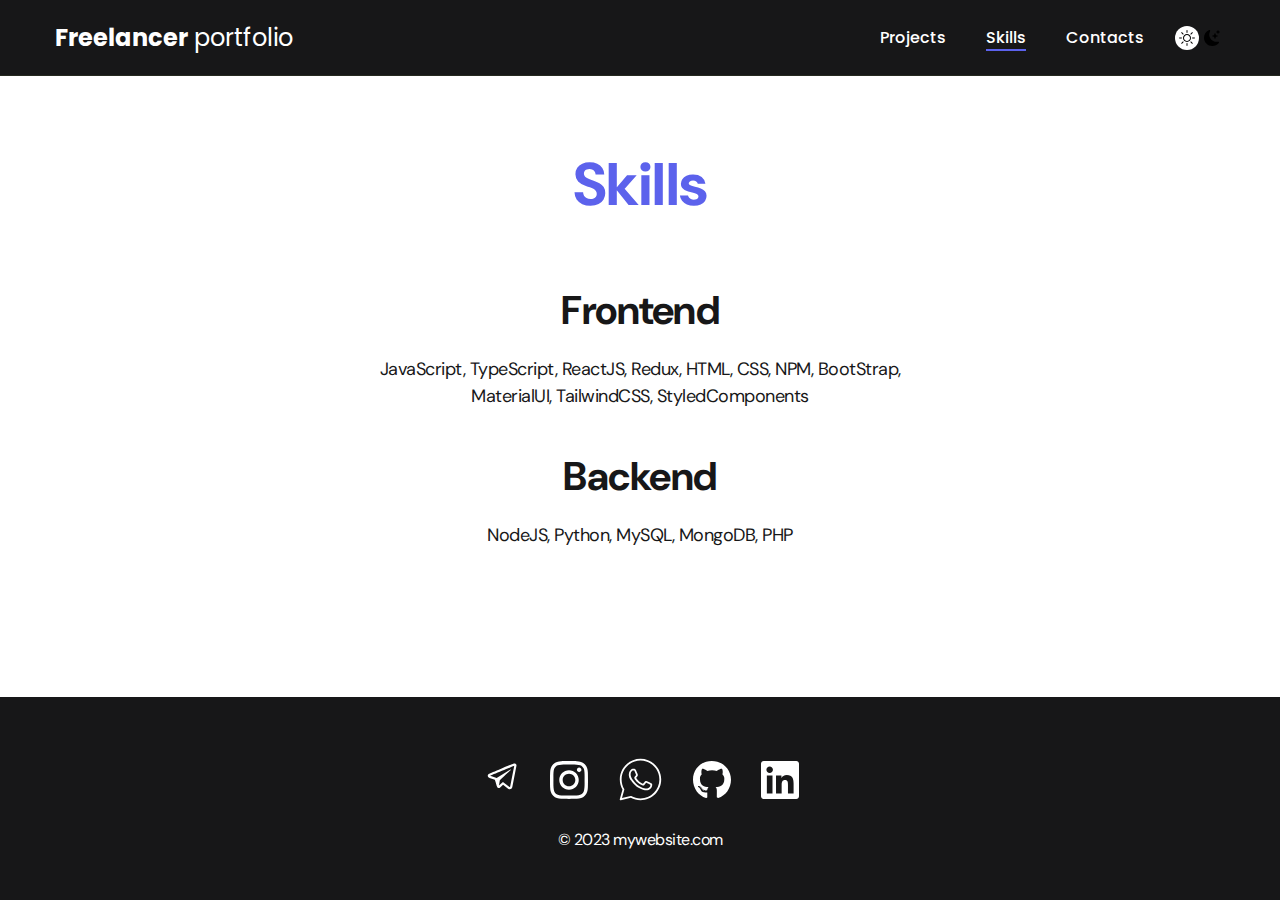
<file: skills.html>
<!DOCTYPE html>
<html lang="en">
<head>
    <meta charset="UTF-8">
    <meta http-equiv="X-UA-Compatible" content="IE=edge">
    <meta name="viewport" content="width=device-width, initial-scale=1.0">
    <title>Freelancer Portfolio</title>
    <link rel="stylesheet" href="./css/main.css">
</head>
<body>
    <nav class="nav">
        <div class="container">
            <div class="nav-row">
                <a href="./index.html" class="logo">
                    <strong>Freelancer</strong> portfolio
                </a>
                <button class="dark-mode-btn">
                    <img src="./img/icons/sun.svg" alt="Light mode" class="dark-mode-btn__icon">
                    <img src="./img/icons/moon.svg" alt="Dark mode" class="dark-mode-btn__icon">
                </button>
                <ul class="nav-list">
                    <li class="nav-list__item">
                        <a class="nav-list__link" href="./index.html">Projects</a>
                    </li>
                    <li class="nav-list__item">
                        <a class="nav-list__link nav-list__link--active" href="./skills.html">Skills</a>
                    </li>
                    <li class="nav-list__item">
                        <a class="nav-list__link" href="./contacts.html">Contacts</a>
                    </li>
                </ul>

            </div>
        </div>
    </nav>
    <main class="section">
        <div class="container">
            <h1 class="title-1">Skills</h1>
            <ul class="content-list">
                <li class="content-list__item">
                    <h2 class="title-2">Frontend</h2>
                    <p>JavaScript, TypeScript, ReactJS, Redux, HTML, CSS, NPM, BootStrap, MaterialUI, TailwindCSS, StyledComponents
                    </p>
                </li>
                <li class="content-list__item">
                    
                    <h2 class="title-2">Backend</h2>
                    <p>NodeJS, Python, MySQL, MongoDB, PHP
                    </p>   
                </li>
            </ul>
        </div>
    </main>
    <footer class="footer">
        <div class="container">
            <div class="footer__wrapper">
                <ul class="social">
                    <li class="social__item">
                        <a href="https://t.me/xXx_oOo_XxX_OoO"><img src="./img/icons/telegram.svg" alt="link"></a>
                    </li>
                    <li class="social__item">
                        <a href="https://instagram.com/ihol_holinko?igshid=NTc4MTIwNjQ2YQ=="><img src="./img/icons/instagram.svg" alt="link"></a>
                    </li>
                    <li class="social__item">
                        <a href="https://wa.me/491605716503"><img src="./img/icons/whatsapp.svg" alt="link"></a>
                    </li>
                    <li class="social__item">
                        <a href="http://github.com/IhorHolinko"><img src="./img/icons/gitHub.svg" alt="link"></a>
                    </li>
                    <li class="social__item">
                        <a href="http://linkedin.com/in/igor-golinko-aa3759257"><img src="./img/icons/linkedIn.svg" alt="link"></a>
                    </li>
                </ul>
                <div class="copyright">
                    <p>© 2023 mywebsite.com</p>
                </div>
            </div>
        </div>
    </footer>
    <script src="./js/main.js"></script>
</body>
</html>
</file>
<file: css/main.css>
@import "./reset.css";
@import url('https://fonts.googleapis.com/css2?family=DM+Sans:wght@400;500;700&family=Poppins:wght@400;500;700&display=swap');

/* * {
    border: 1px solid red;
} */

:root {
    --pureblack: #000;
    --black: #171718;
    --black-border: #262920;
    --white: #ffffff;
    --purple: #5C62EC;

    --text-color: var(--black);
    --dark-bg: var(--black);
    --dark-border: var(--black-border);
    --header-text: var(--white);
    --accent: var(--purple);

    /* Light mode */
    --page-bg: var(--white);
    --text-color: var(--black);
    --title-1: var(--accent);

    --project-card-bg: var(--white);
    --project-card-text: var(--black);
    --box-shadow: 0px 5px 35px rgba(0, 0, 0, 0.25);
}

.dark {
    /* Light mode */
    --page-bg: #252526;
    --text-color: var(--white);
    --title-1: var(--white);
    --project-card-bg: var(--black);
    --project-card-text: var(--white);
    --box-shadow: 0px 5px 35px rgba(0, 0, 0, 0.8);
}

html, body {
    background-color: var(--page-bg);
    color: var(--text-color);
    font-family: 'DM Sans', sans-serif;
    letter-spacing: -0.5px;
    color: var(--text-color);
    min-height: 100vh;
    display: flex;
    flex-direction: column;
}

.container {
    margin: 0 auto;
    padding: 0 15px;
    max-width: 1200px;
}

.none {
    display: none !important;
}

/* Nav */

.nav {
    padding: 20px 0;
    border-bottom: 1px solid var(--black-border);
    background-color: var(--dark-bg);
    color: var(--header-text);
    letter-spacing: normal;
}

.nav-row {
    display: flex;
    justify-content: flex-end;
    align-items: center;
    column-gap: 30px;
    row-gap: 20px;
    flex-wrap: wrap;
}

.logo {
    margin-right: auto;
    color: var(--header-text);
    font-size: 24px;
    font-family: 'Poppins', sans-serif; 
}

.logo strong {
    font-weight: 700;
}

.nav-list {
    display: flex;
    flex-wrap: wrap;
    row-gap: 10px;
    align-items: center;
    column-gap: 40px;
    font-size: 16px;
    font-weight: 500;
    font-family: 'Poppins', sans-serif; 
}

.nav-list__link {
    color: var(--header-text);
    transition: opacity 0.2s ease-in;
}

.nav-list__link:hover {
    opacity: 0.8;
}

.nav-list__link--active {
    position: relative;
}

.nav-list__link--active::before {
    content: "";
    position: absolute;
    left: 0;
    top: 100%;
    display: block;
    height: 2px;
    width: 100%;
    background-color: var(--accent);
}

/* Dark mode btn */

.dark-mode-btn {
    order: 9;
    position: relative;
    display: flex;
    width: 51px;
    height: 26px;
    padding: 5px;
    justify-content: space-between;
    border-radius: 50px;
    border-color: #272727;
}

.dark-mode-btn::before {
    content: "";
    position: absolute;
    top: 1px;
    left: 1px;
    display: block;
    width: 24px;
    height: 24px;
    border-radius: 50%;
    background-color: var(--white);
    transition: left 0.2s ease-in;
}

.dark-mode-btn--active::before {
    left: 26px;
}

.dark-mode-btn__icon {
    position: relative;
    z-index: 9;
}

/* Header */

.header {
    padding: 40px 0;
    min-height: 695px;
    display: flex;
    justify-content: center;
    align-items: center;
    background-color: var(--dark-bg);
    background-image: url("./../img/header__bg.png");
    background-repeat: no-repeat;
    background-size: auto;
    background-position: center center;
    color: var(--header-text);
    text-align: center;
}

.header__wrapper {
    padding: 0 15px;
    max-width: 660px;
}

.header__title {
    margin-bottom: 20px;
    font-size: 40px;
    font-weight: 700;
    line-height: 1.4;
}

.header__title strong {
    font-size: 60px;
    font-weight: 700;
}

.header__title em {
    font-style: normal;
    color: var(--accent);
}

.header__text {
    margin-bottom: 40px;
    font-size: 18px;
    line-height: 1.333;
}

.header__text p + p {
    margin-top: 0.5em;
}

/* Button */

.btn {
    display: inline-block;
    height: 48px;
    padding: 12px 28px;
    border-radius: 5px;
    background-color: var(--accent);
    color: var(--white);
    letter-spacing: 0.15px;
    font-size: 16px;
    font-weight: 500;
    transition: opacity 0.2s ease-in;
}

.btn:hover {
    opacity: 0.8;
}

.btn:active {
    position: relative;
    top: 1px;
}

.btn-outline {
    height: 48px;
    border-radius: 5px;
    padding: 12px 20px;
    border: 1px solid var(--pureblack);
    color: var(--black);
    display: flex;
    column-gap: 10px;
    align-items: center;
    transition: opacity 0.2s ease-in;
    background-color: var(--white)
}

.btn-outline:hover {
    opacity: 0.8;
}

.btn-outline:active {
    position: relative;
    top: 1px;
}

/* General */

.section {
    padding: 70px 0;
}

.title-1 {
    margin-bottom: 60px;
    font-size: 60px;
    font-weight: 700;
    line-height: 1.3;
    color: var(--title-1);
    text-align: center;
}

.title-2 {
    margin-bottom: 20px;
    font-size: 40px;
    line-height: 1.3;
    font-weight: 700;
}

/* Projects */

.projects {
    display: flex;
    justify-content: center;
    flex-wrap: wrap;
    column-gap: 30px;
    row-gap: 30px;
}

.project {
    max-width: 370px;
    background-color: var(--project-card-bg);
    box-shadow: var(--box-shadow);
    border-radius: 10px;
}

.project__img {
    border-radius: 10px;
}

.project__title {
    padding: 15px 20px 25px;
    font-weight: 700;
    font-size: 24px;
    line-height: 1.3;
    color: var(--project-card-text)
}

/* Project details */

.project-details {
    min-width: 865px;
    margin: 0 auto;
    display: flex;
    flex-direction: column;
    align-items: center;
    text-align: center;
}

.project-details__cover {
    min-width: 100%;
    margin-bottom: 40px;
    box-shadow: 0px 5px 35px rgba(0, 0, 0, 0.25);
    border-radius: 10px;
}

.project-details__descr {
    margin-bottom: 30px;
    font-weight: 700;
    font-size: 24px;
    line-height: 1.3;
}

/* Content list */

.content-list {
    margin: 0 auto;
    max-width: 570px;
    display: flex;
    flex-direction: column;
    align-items: center;
    text-align: center;
    row-gap: 40px;
}

.content-list a {
    color: var(--accent);
}

.content-list__item {
    font-size: 18px;
    line-height: 1.5;
}

.content-list__item p + p {
    margin-top: 0.5em;
}

/* Footer */

.footer {
    margin-top: auto;
    padding: 60px 0 50px;
    background-color: var(--dark-bg);
    color: var(--white)
}

.footer__wrapper {
    display: flex;
    flex-direction: column;
    align-items: center;
    row-gap: 27px;
}

.social {
    display: flex;
    column-gap: 30px;
    align-items: center;
}

.copyright {
    font-size: 16px;
}

.copyright p + p {
    margin-top: 0.5em;
}

@media (max-width: 620px) {
    .header {
        min-height: unset;
    }
    .header__title {
        font-size: 30px;
    }
    .header__title strong {
        font-size: 40px;
    }

    .nav-row {
        justify-content: space-between;
    }
    .dark-mode-btn{
        order: 0;
    }

    .section {
        padding: 40px 0;
    }
    .title-1 {
        margin-bottom: 30px;
        font-size: 40px;
    }
    .title-2 {
        margin-bottom: 10px;
        font-size: 30px;
    }    
    .project__title {
        font-size: 22px;
    }
    .project-details__descr {
        margin-bottom: 20px;
        font-size: 22px;
    }
    .footer {
        padding: 40px 0 30px;
    }
    .footer__wrapper {
        row-gap: 20px;
    }
    .social {
        column-gap: 20px;
    }
    .social__item {
        width: 20px;
    }
    .content-list {
        row-gap: 20px;
    }
    .content-list__item {
        font-size: 16px;
    }
}
</file>
